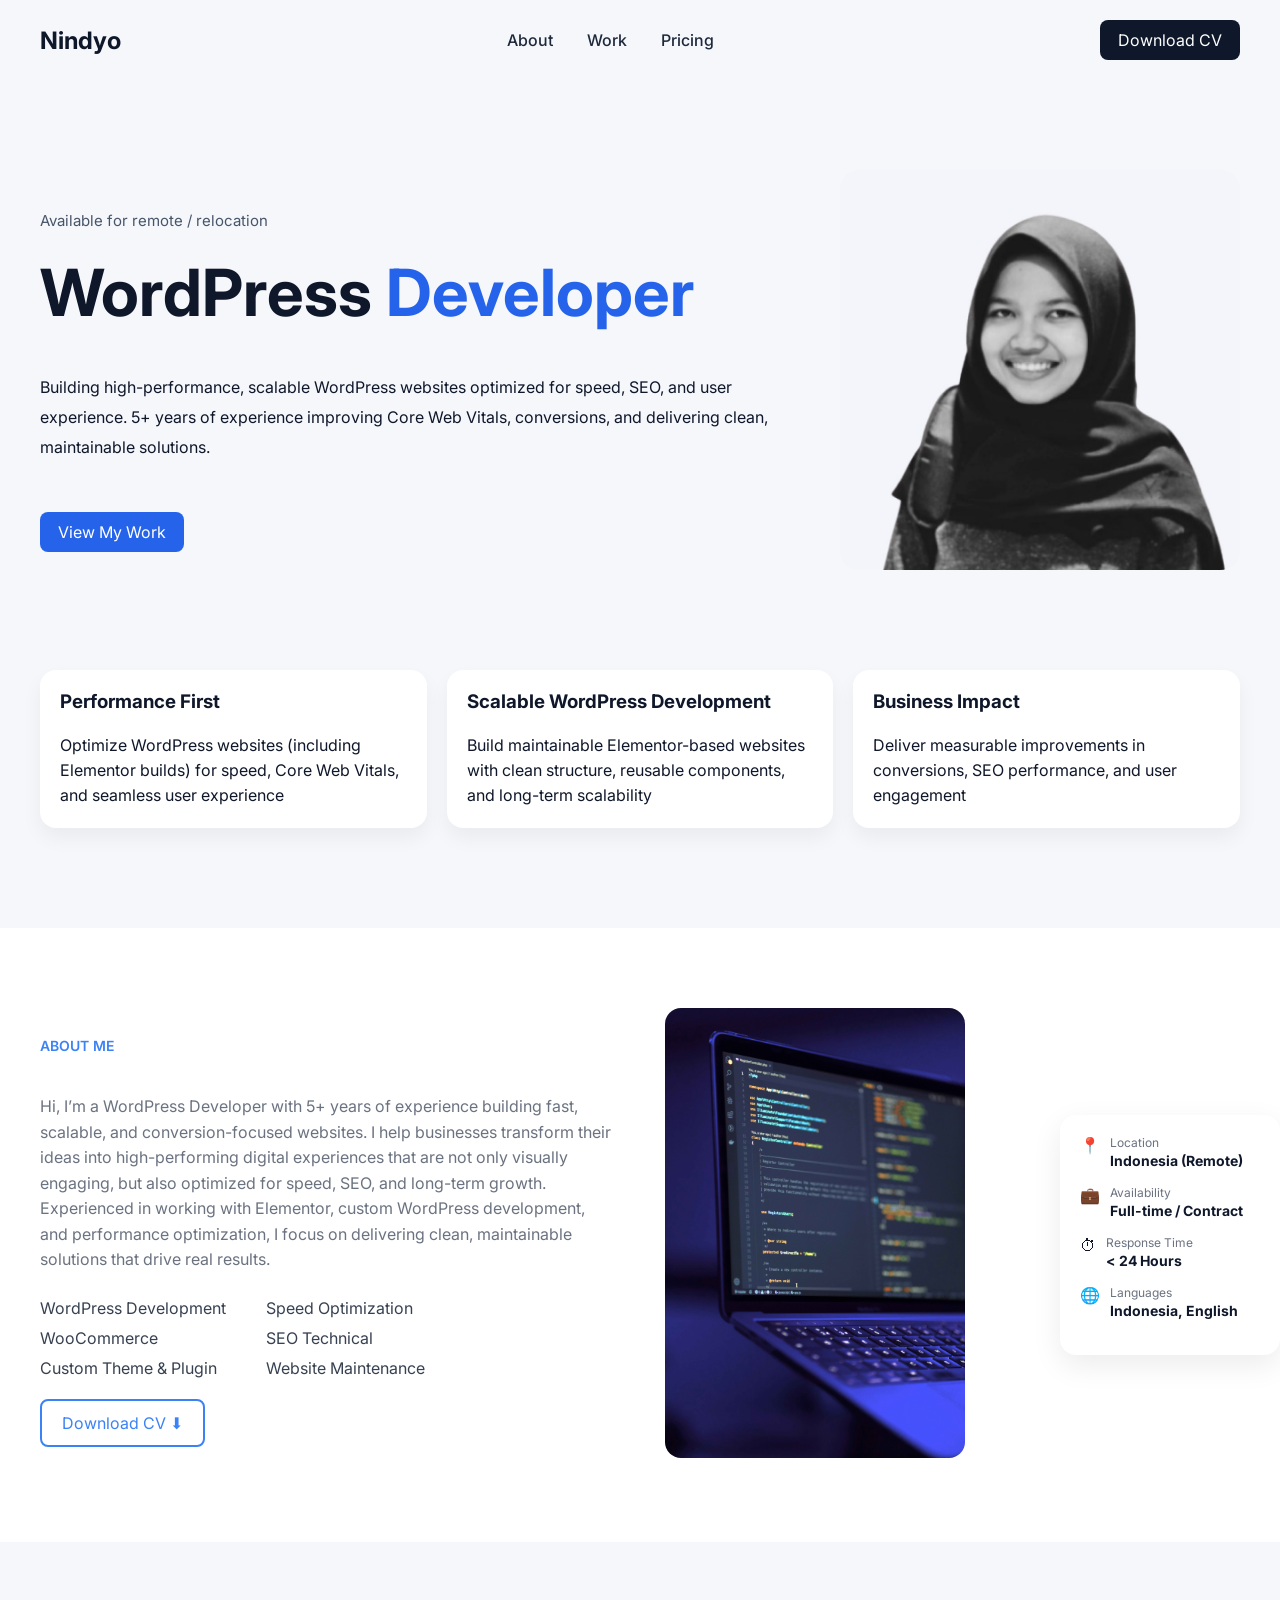
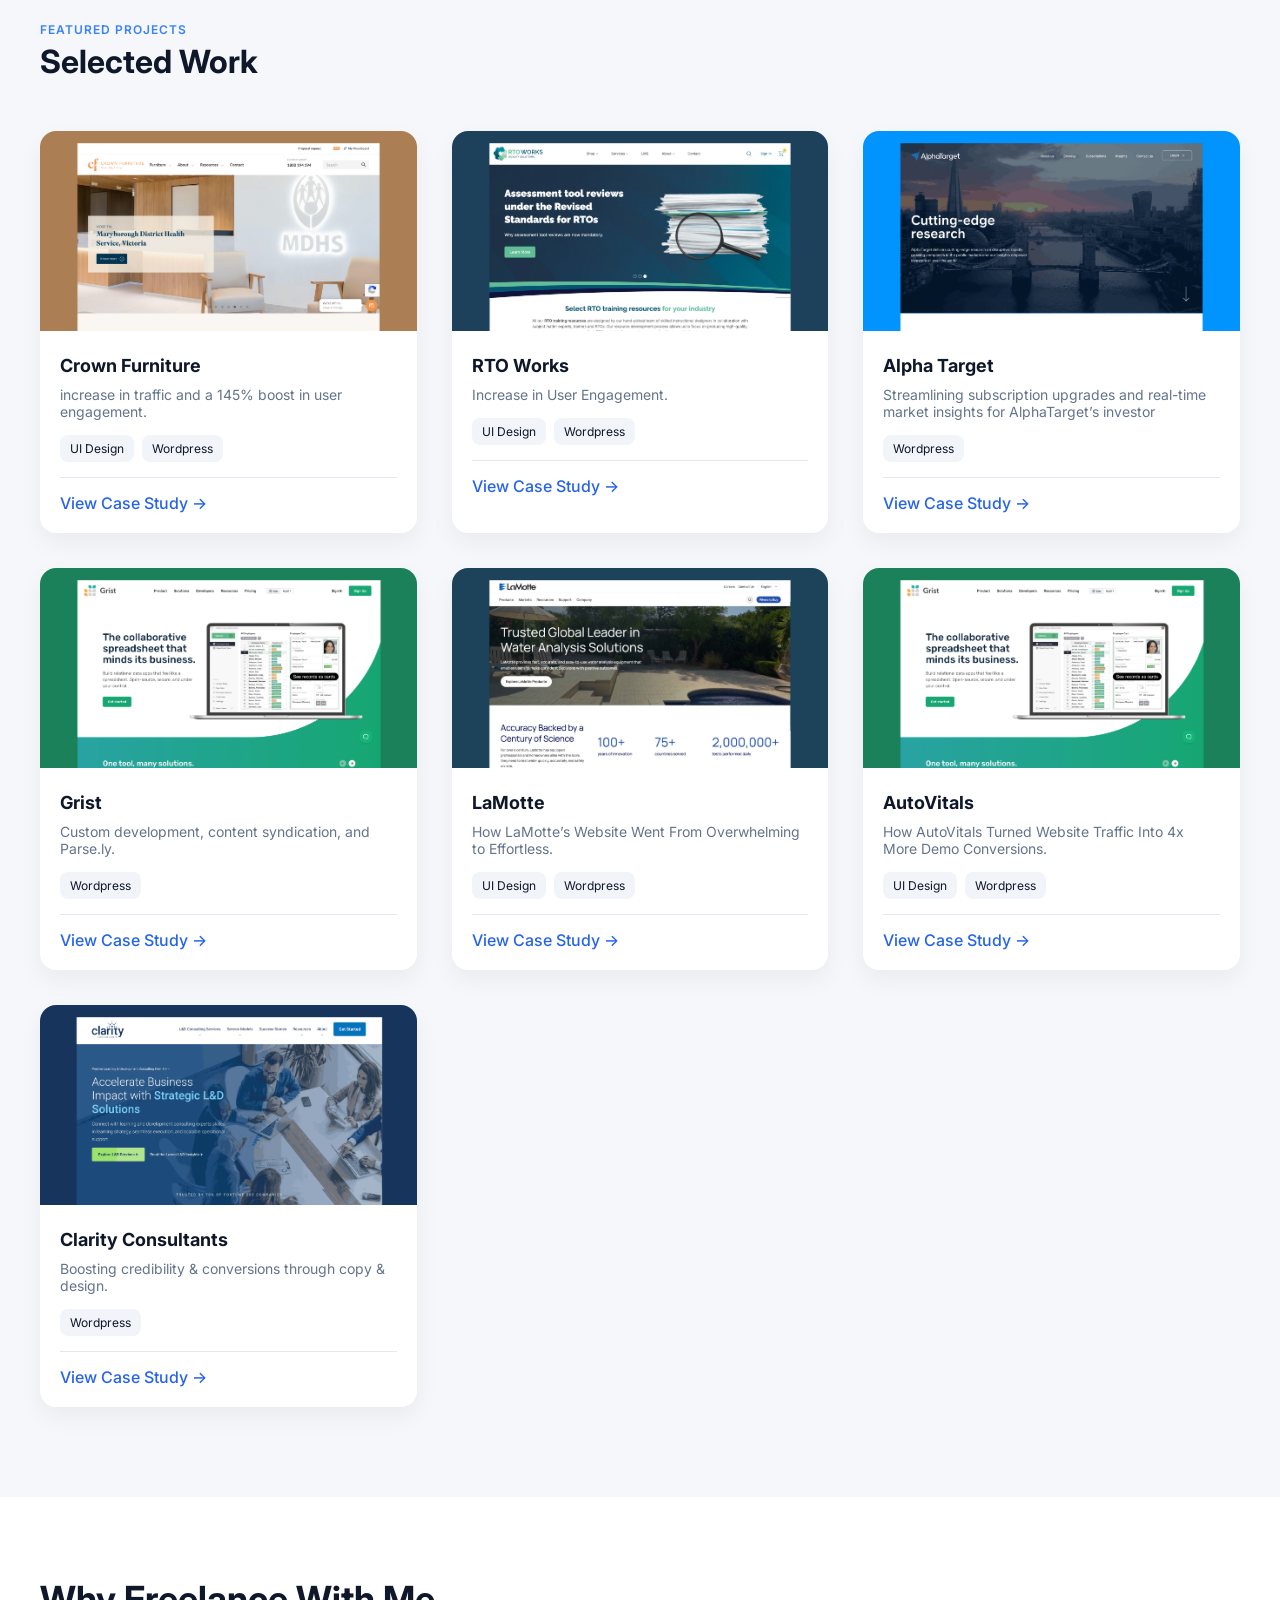
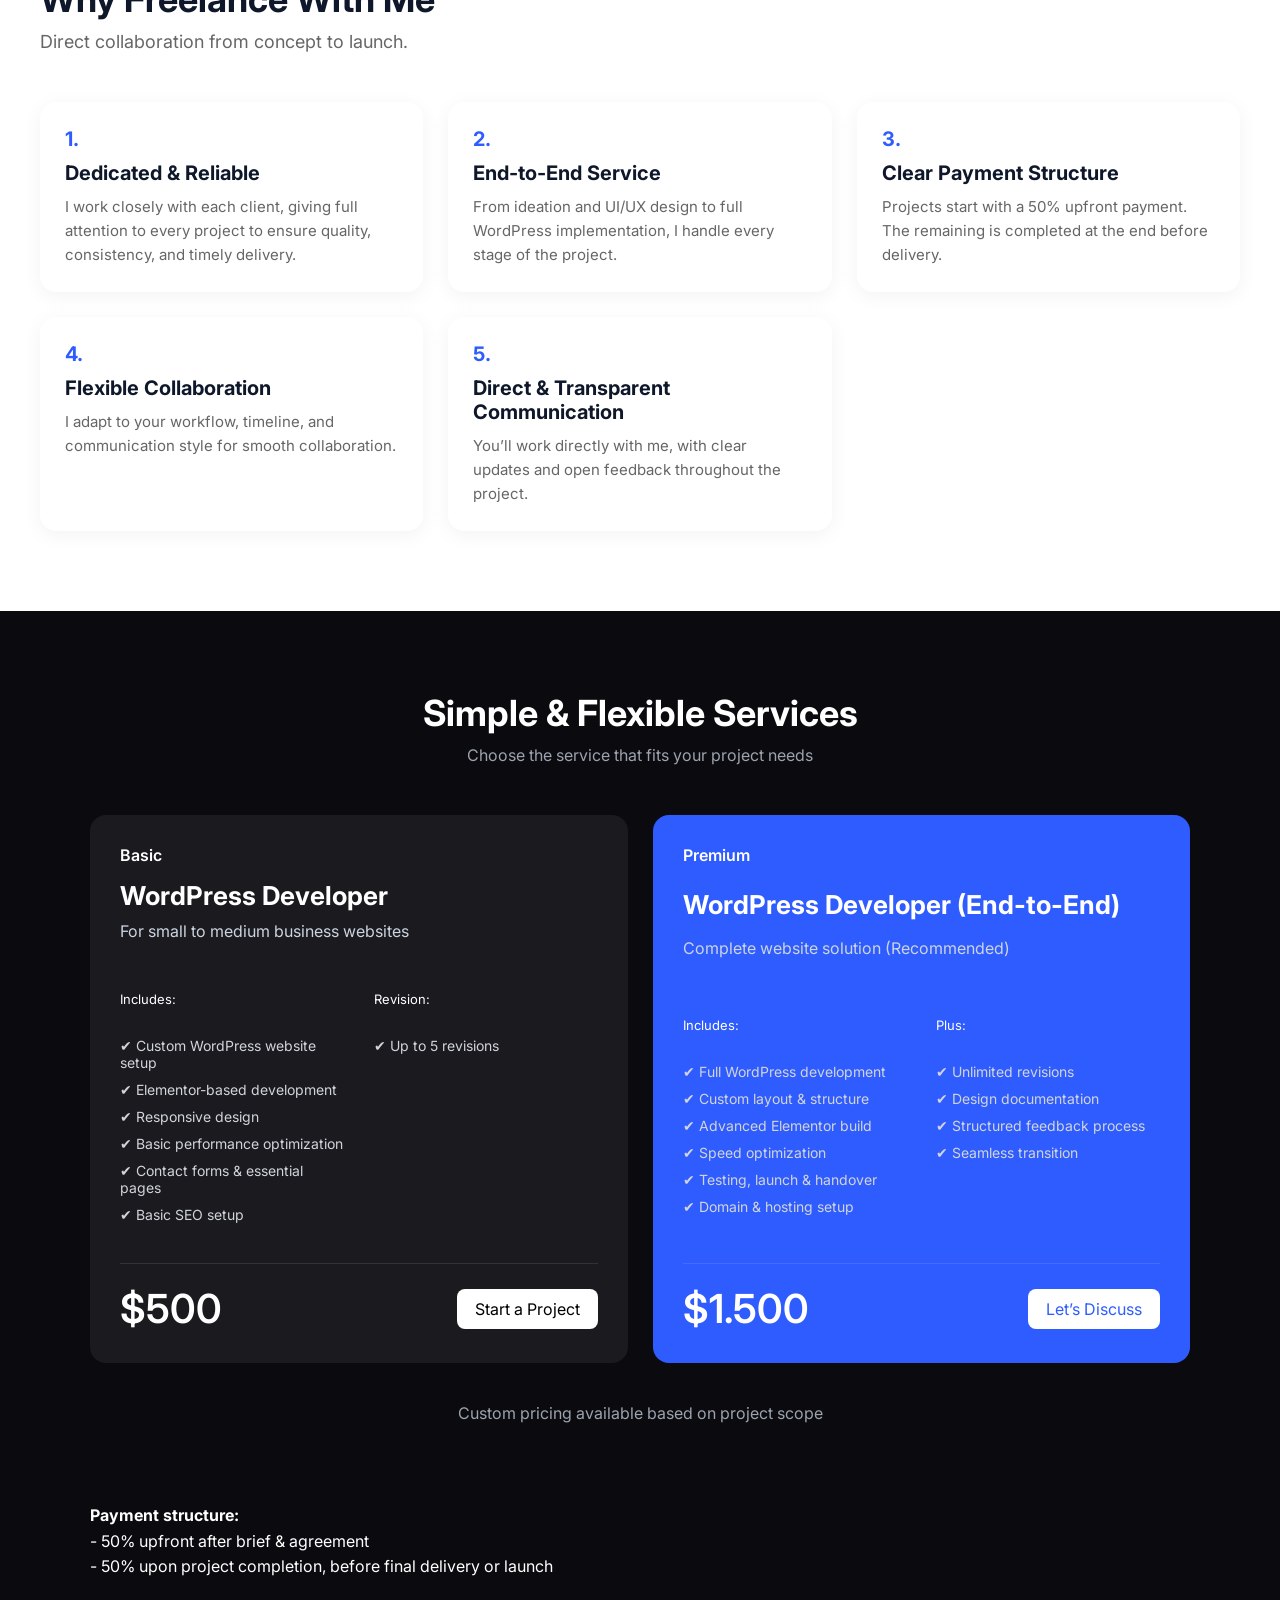
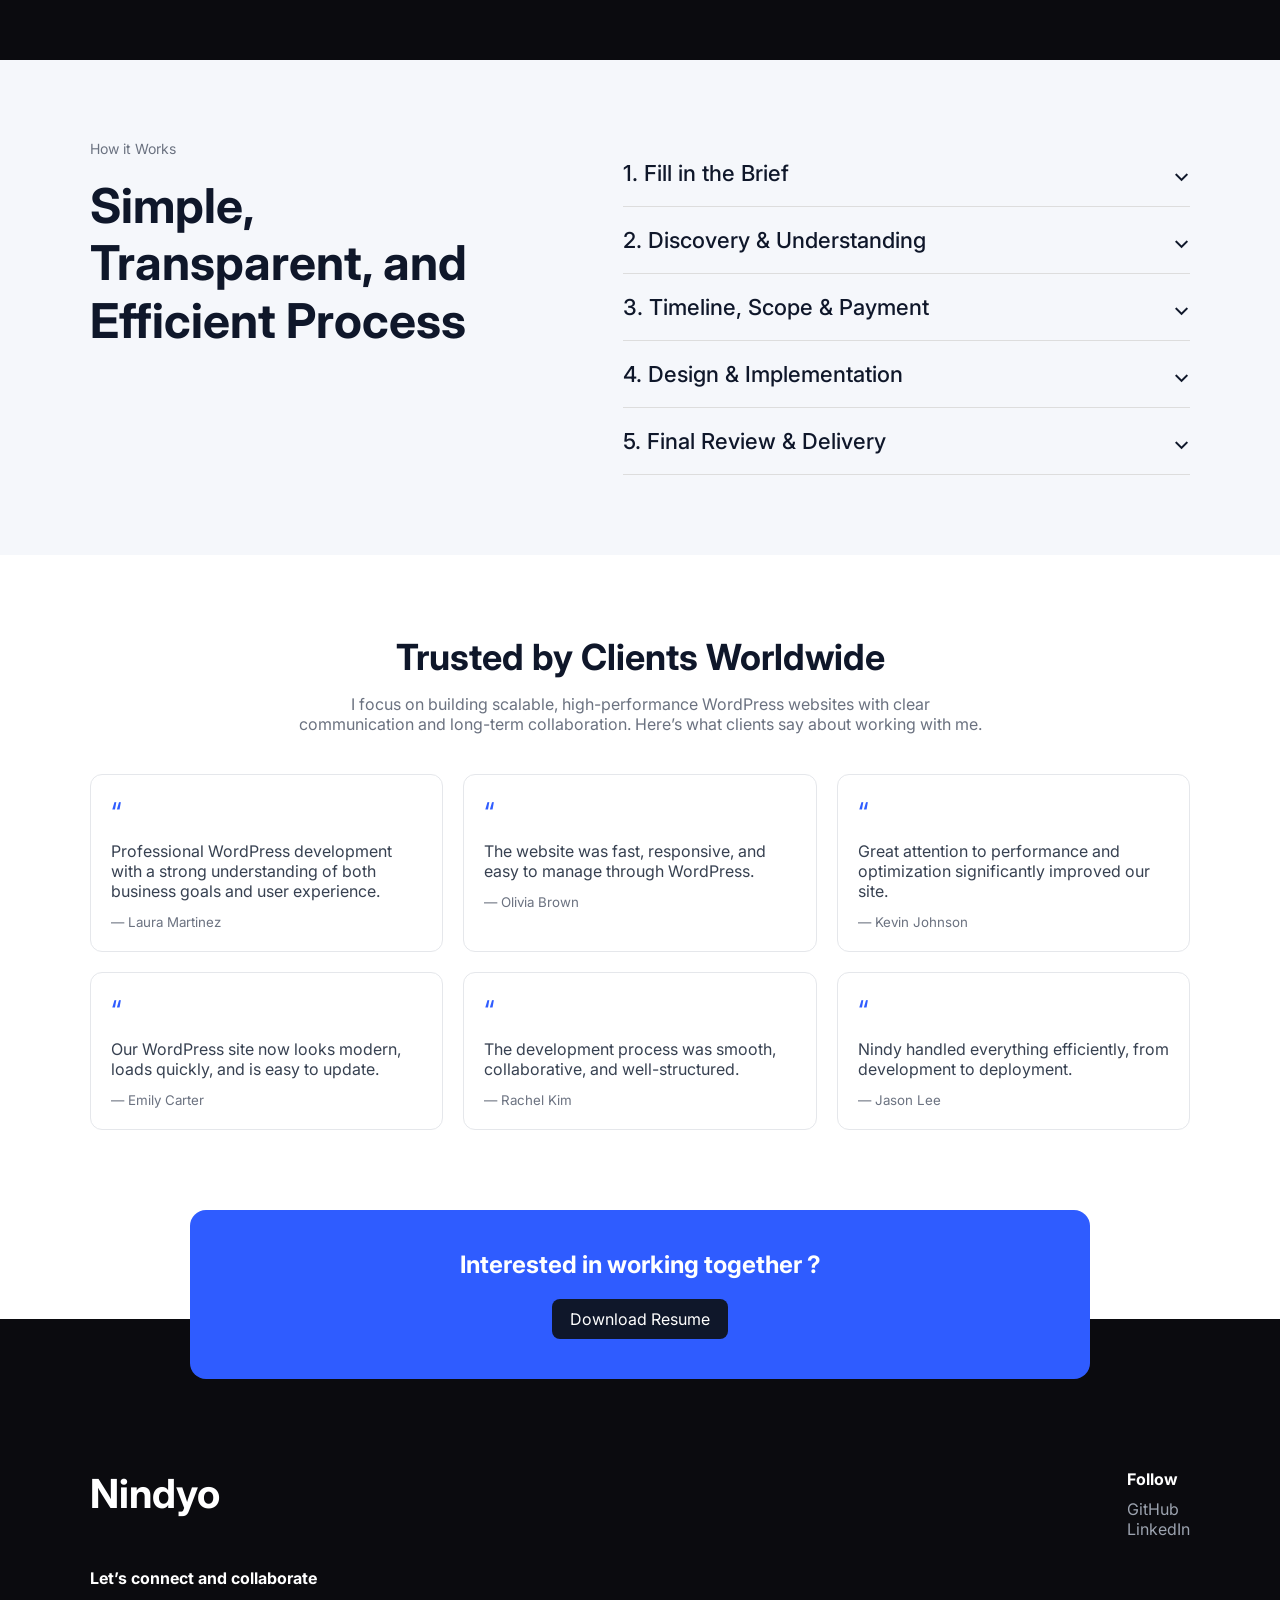
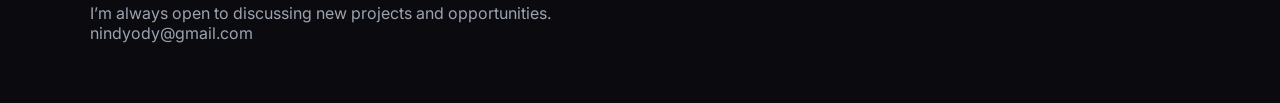
<file: index.html>
<!DOCTYPE html>
<html lang="en">
<head>
    <meta charset="UTF-8">
    <meta name="viewport" content="width=device-width, initial-scale=1.0">
    <title>Portfolio - Ndy</title>
    <link rel="stylesheet" href="style/style .css">

    <link rel="shortcut icon" href="ChatGPT Image Apr 26, 2026, 11_00_46 PM (1).png" type="image/x-icon">

<link href="https://fonts.googleapis.com/css2?family=Inter:wght@300;400;500;600;700&display=swap" rel="stylesheet">
</head>
<body>

  <div class="container">

  <!-- NAVBAR -->
  <div class="navbar">
    <h2>Nindyo</h2>
    <div class="nav-links">
      <a href="#about">About</a>
      <a href="#project">Work</a>
      <a href="#pricing">Pricing</a>
    </div>
    <a href="https://linktr.ee/odyanin" class="btn btn-dark">
  Download CV
</a>


  </div>

  <!-- HERO -->
  <section class="hero">
    <div class="hero-text">
      <p class="herostatus">
        <span class="dotstatus"></span>
        Available for remote / relocation
      </p>
      <h1>WordPress <span>Developer</span></h1>
      <h3>Building high-performance, scalable WordPress websites optimized for speed, SEO, and user experience.
5+ years of experience improving Core Web Vitals, conversions, and delivering clean, maintainable solutions.</h3>

      <div class="hero-buttons">
        <a href="#project" class="btn btn-primary">
  View My Work
</a>

      </div>
    </div>

    <img class="hero-img" src="linkedin1 (2).jpg" alt="profile">
  </section>

  <!-- CARDS -->
  <div class="cards">
    <div class="card">
      <h3>Performance First</h3>
      <p>Optimize WordPress websites (including Elementor builds) for speed, Core Web Vitals, and seamless user experience</p>
    </div>
    <div class="card">
      <h3>Scalable WordPress Development</h3>
      <p>Build maintainable Elementor-based websites with clean structure, reusable components, and long-term scalability</p>
    </div>
    <div class="card">
      <h3>Business Impact</h3>
      <p>Deliver measurable improvements in conversions, SEO performance, and user engagement</p>
    </div>
  </div>


  <!-- aboutme -->
  <section id="about" class="aboutme-section">
    <div class="aboutme-container">
    
    <!-- LEFT -->
    <div class="aboutme-left">
      <p class="aboutme-label">ABOUT ME</p>
      <p class="aboutme-desc">
      
 Hi, I’m a WordPress Developer with 5+ years of experience building fast, scalable, and conversion-focused websites. I help businesses transform their ideas into high-performing digital experiences that are not only visually engaging, but also optimized for speed, SEO, and long-term growth. <br>

Experienced in working with Elementor, custom WordPress development, and performance optimization, I focus on delivering clean, maintainable solutions that drive real results.</p>

      <div class="aboutme-list">
        <ul>
          <li>WordPress Development</li>
          <li>WooCommerce</li>
          <li>Custom Theme & Plugin</li>
        </ul>
        <ul>
          <li>Speed Optimization</li>
          <li>SEO Technical</li>
          <li>Website Maintenance</li>
        </ul>
      </div>

      <a href="https://linktr.ee/odyanin" class="aboutme-btn">Download CV ⬇</a>
    </div>

    <!-- RIGHT -->
    <div class="aboutme-right">
      <div class="aboutme-image">
        <img src="aboutme.jpg"profile" />
      </div>

      <div class="aboutme-card">
        <div class="aboutme-item">
          <span>📍</span>
          <div>
            <p>Location</p>
            <strong>Indonesia (Remote)</strong>
          </div>
        </div>

        <div class="aboutme-item">
          <span>💼</span>
          <div>
            <p>Availability</p>
            <strong>Full-time / Contract</strong>
          </div>
        </div>

        <div class="aboutme-item">
          <span>⏱</span>
          <div>
            <p>Response Time</p>
            <strong>&lt; 24 Hours</strong>
          </div>
        </div>

        <div class="aboutme-item">
          <span>🌐</span>
          <div>
            <p>Languages</p>
            <strong>Indonesia, English</strong>
          </div>
        </div>
      </div>
    </div>

  </div>
</section>




  <!-- PROJECT -->
<section id="project" class="projects">
  <div class="projects-header">
    <div>
      <p class="label">FEATURED PROJECTS</p>
      <h2>Selected Work</h2>
    </div>
  </div>

  <div class="project-grid">

    <!-- CARD 1 -->
    <div class="project-card">
      <img src="image/1 (1).png">
      <div class="content">
        <h3>Crown Furniture</h3>
        <p>increase in traffic and a 145% boost in user engagement.</p>
        <div class="tags">
          <span>UI Design</span>
          <span>Wordpress</span>
        </div>
        <a href="http://127.0.0.1:5502/projects/project-1.html" class="link">View Case Study →</a>
      </div>
    </div>

    <!-- CARD 2 -->
    <div class="project-card">
      <img src="image/2.png">
      <div class="content">
        <h3>RTO Works</h3>
        <p>Increase in User Engagement.</p>
        <div class="tags">
          <span>UI Design</span>
          <span>Wordpress</span>
        </div>
        <a href="http://127.0.0.1:5502/projects/project-2.html" class="link">View Case Study →</a>
      </div>
    </div>

    <!-- CARD 3 -->
    <div class="project-card">
      <img src="image/3.png">
      <div class="content">
        <h3>Alpha Target</h3>
        <p>Streamlining subscription upgrades and real-time market insights for AlphaTarget’s investor</p>
        <div class="tags">
          <span>Wordpress</span>
        </div>
        <a href="http://127.0.0.1:5502/projects/project-3.html" class="link">View Case Study →</a>
      </div>
    </div>

    <!-- ROW 2 -->

    <div class="project-card">
      <img src="image/4.png">
      <div class="content">
        <h3>Grist</h3>
        <p>Custom development, content syndication, and Parse.ly.</p>
        <div class="tags">
          <span>Wordpress</span>
        </div>
        <a href="http://127.0.0.1:5502/projects/project-4.html" class="link">View Case Study →</a>
      </div>
    </div>

    <div class="project-card">
      <img src="image/-3.png">
      <div class="content">
        <h3>LaMotte</h3>
        <p>How LaMotte’s Website Went From Overwhelming to Effortless.</p>
        <div class="tags">
          <span>UI Design</span>
          <span>Wordpress</span>
        </div>
        <a href="http://127.0.0.1:5502/projects/project-5.html" class="link">View Case Study →</a>
      </div>
    </div>

    <div class="project-card">
      <img src="image/6.png">
      <div class="content">
        <h3>AutoVitals</h3>
        <p>How AutoVitals Turned Website Traffic Into 4x More Demo Conversions.</p>
        <div class="tags">
          <span>UI Design</span>
          <span>Wordpress</span>
        </div>
        <a href="http://127.0.0.1:5502/projects/project-6.html" class="link">View Case Study →</a>
      </div>
    </div>





    <!-- ROW 3-->


    <div class="project-card">
      <img src="image/7.png">
      <div class="content">
        <h3>Clarity Consultants</h3>
        <p>Boosting credibility & conversions through copy & design.</p>
        <div class="tags">
          <span>Wordpress</span>
        </div>
        <a href="http://127.0.0.1:5502/projects/project-7.html" class="link">View Case Study →</a>
      </div>
    </div>
</section>



<!-- WHY FREELANCE WITH ME -->

<section id="whyfreelance">
  <div class="whyfreelance-container">
    <div class="whyfreelance-header">
      <h2>Why Freelance With Me</h2>
      <p>Direct collaboration from concept to launch.</p>
    </div>

    <div class="whyfreelance-grid">
      <div class="whyfreelance-card">
        <span class="whyfreelance-number">1.</span>
        <h3>Dedicated & Reliable</h3>
        <p>I work closely with each client, giving full attention to every project to ensure quality, consistency, and timely delivery.</p>
      </div>

      <div class="whyfreelance-card">
        <span class="whyfreelance-number">2.</span>
        <h3>End-to-End Service</h3>
        <p>From ideation and UI/UX design to full WordPress implementation, I handle every stage of the project.</p>
      </div>

      <div class="whyfreelance-card">
        <span class="whyfreelance-number">3.</span>
        <h3>Clear Payment Structure</h3>
        <p>Projects start with a 50% upfront payment. The remaining is completed at the end before delivery.</p>
      </div>

      <div class="whyfreelance-card">
        <span class="whyfreelance-number">4.</span>
        <h3>Flexible Collaboration</h3>
        <p>I adapt to your workflow, timeline, and communication style for smooth collaboration.</p>
      </div>

      <div class="whyfreelance-card">
        <span class="whyfreelance-number">5.</span>
        <h3>Direct & Transparent Communication</h3>
        <p>You’ll work directly with me, with clear updates and open feedback throughout the project.</p>
      </div>
    </div>
  </div>
</section>


<!-- PRICING -->

<section id="pricing">
  <div class="pricing-container">

    <div class="pricing-header">
      <h2>Simple & Flexible Services</h2>
      <p>Choose the service that fits your project needs</p>
    </div>

    <div class="pricing-cards">

      <!-- BASIC -->
      <div class="pricing-card pricing-basic">
        <span class="pricing-label">Basic</span>

        <h3>WordPress Developer</h3>
        <p class="pricing-sub">For small to medium business websites</p>

        <div class="pricing-list">

          <div class="pricing-col">
            <p class="pricing-list-title">Includes:</p>
            <ul>
              <li>✔ Custom WordPress website setup</li>
              <li>✔ Elementor-based development</li>
              <li>✔ Responsive design</li>
              <li>✔ Basic performance optimization</li>
              <li>✔ Contact forms & essential pages</li>
              <li>✔ Basic SEO setup</li>
            </ul>
          </div>

          <div class="pricing-col">
            <p class="pricing-list-title">Revision:</p>
            <ul>
              <li>✔ Up to 5 revisions</li>
            </ul>
          </div>

        </div>

        <div class="pricing-footer">
          <h4>$500</h4>
          <a 
    href="mailto:nindyody@gmail.com?subject=Basic%20WordPress%20Package%20Inquiry&body=Hi%20Nindy,%0A%0AI%20am%20interested%20in%20your%20Basic%20WordPress%20package.%0A%0AHere%20are%20my%20project%20details:%0A-%20Website%20type:%0A-%20Number%20of%20pages:%0A-%20Required%20features:%0A-%20Timeline:%0A%0AThank%20you."
    class="pricing-btn"
  >
    Start a Project
  </a>
        </div>
      </div>


      <!-- PREMIUM -->
      <div class="pricing-card pricing-premium">
        <span class="pricing-label">Premium</span>

        <h3>WordPress Developer (End-to-End)</h3>
        <p class="pricing-sub">Complete website solution (Recommended)</p>

        <div class="pricing-list">

          <div class="pricing-col">
            <p class="pricing-list-title">Includes:</p>
            <ul>
              <li>✔ Full WordPress development</li>
              <li>✔ Custom layout & structure</li>
              <li>✔ Advanced Elementor build</li>
              <li>✔ Speed optimization</li>
              <li>✔ Testing, launch & handover</li>
              <li>✔ Domain & hosting setup</li>
            </ul>
          </div>

          <div class="pricing-col">
            <p class="pricing-list-title">Plus:</p>
            <ul>
              <li>✔ Unlimited revisions</li>
              <li>✔ Design documentation</li>
              <li>✔ Structured feedback process</li>
              <li>✔ Seamless transition</li>
            </ul>
          </div>

        </div>

        <div class="pricing-footer">
          <h4>$1.500</h4>
          <a 
      href="mailto:nindyody@gmail.com?subject=Premium%20WordPress%20Project%20Discussion&body=Hi%20Nindy,%0A%0AI%20would%20like%20to%20discuss%20a%20Premium%20WordPress%20project%20with%20you.%0A%0AProject%20overview:%0A-%20Business%20type:%0A-%20Project%20goals:%0A-%20Key%20features:%0A-%20Estimated%20timeline:%0A%0AAdditional%20notes:%0A%0ALooking%20forward%20to%20your%20response."
      class="pricing-btn pricing-btn-white"
    >
      Let’s Discuss
    </a>
        </div>
      </div>

    </div>

    <p class="pricing-note">
      Custom pricing available based on project scope
    </p>

    <div class="pricing-payment">
      <p><strong>Payment structure:</strong></p>
      <p>- 50% upfront after brief & agreement</p>
      <p>- 50% upon project completion, before final delivery or launch</p>
    </div>

  </div>
</section>

<!-- END PRICING -->













<!-- HOW IT WORKS -->


<section id="howitwork">
  <div class="howitwork-container">

    <!-- LEFT -->
    <div class="howitwork-left">
      <p class="howitwork-label">How it Works</p>
      <h2>
        Simple,<br>
        Transparent, and<br>
        Efficient Process
      </h2>
    </div>

    <!-- RIGHT -->
    <div class="howitwork-right">

      <div class="howitwork-item">
        <div class="howitwork-header">
          <span>1. Fill in the Brief</span>
          <span class="howitwork-icon">⌄</span>
        </div>
        <div class="howitwork-content">
          <p>Share your project details, goals, and requirements so I can understand your needs clearly.</p>
        </div>
      </div>

      <div class="howitwork-item">
        <div class="howitwork-header">
          <span>2. Discovery & Understanding</span>
          <span class="howitwork-icon">⌄</span>
        </div>
        <div class="howitwork-content">
          <p>I analyze your needs, research your industry, and define the best approach.</p>
        </div>
      </div>

      <div class="howitwork-item">
        <div class="howitwork-header">
          <span>3. Timeline, Scope & Payment</span>
          <span class="howitwork-icon">⌄</span>
        </div>
        <div class="howitwork-content">
          <p>We agree on timeline, deliverables, and payment structure before starting.</p>
        </div>
      </div>

      <div class="howitwork-item">
        <div class="howitwork-header">
          <span>4. Design & Implementation</span>
          <span class="howitwork-icon">⌄</span>
        </div>
        <div class="howitwork-content">
          <p>I design and develop your project with continuous updates and feedback.</p>
        </div>
      </div>

      <div class="howitwork-item">
        <div class="howitwork-header">
          <span>5. Final Review & Delivery</span>
          <span class="howitwork-icon">⌄</span>
        </div>
        <div class="howitwork-content">
          <p>Final revisions, testing, and delivery of your completed project.</p>
        </div>
      </div>

    </div>
  </div>
</section>





<!-- END HOW IT WORKS -->




<section id="footerandfriend">

  <!-- TESTIMONIAL -->
  <div class="footerandfriend-testimonial">

    <h2>Trusted by Clients Worldwide</h2>
    <p class="footerandfriend-sub">
      I focus on building scalable, high-performance WordPress websites with clear <br>communication and long-term collaboration. Here’s what clients say about working with me.
    </p>

    <div class="footerandfriend-grid">

      <div class="footerandfriend-card">
        <span class="quote">“</span>
        <p>Professional WordPress development with a strong understanding of both business goals and user experience.</p>
        <small>— Laura Martinez</small>
      </div>

      <div class="footerandfriend-card">
        <span class="quote">“</span>
        <p>The website was fast, responsive, and easy to manage through WordPress.</p>
        <small>— Olivia Brown</small>
      </div>

      <div class="footerandfriend-card">
        <span class="quote">“</span>
        <p>Great attention to performance and optimization significantly improved our site.</p>
        <small>— Kevin Johnson</small>
      </div>

      <div class="footerandfriend-card">
        <span class="quote">“</span>
        <p>Our WordPress site now looks modern, loads quickly, and is easy to update.</p>
        <small>— Emily Carter</small>
      </div>

      <div class="footerandfriend-card">
        <span class="quote">“</span>
        <p>The development process was smooth, collaborative, and well-structured.</p>
        <small>— Rachel Kim</small>
      </div>

      <div class="footerandfriend-card">
        <span class="quote">“</span>
        <p>Nindy handled everything efficiently, from development to deployment.</p>
        <small>— Jason Lee</small>
      </div>

    </div>
  </div>

  <!-- CTA -->
  <div class="footerandfriend-cta">
    <h2>Interested in working together ?</h2>
    <div class="footerandfriend-cta-btns">
      <a href="https://linktr.ee/odyanin" class="btn btn-dark">
  Download Resume
</a>
    </div>
  </div>

  <!-- FOOTER -->
  <div class="footerandfriend-footer">
    <div class="footerandfriend-container">

      <div class="footerandfriend-left">
        <h3>Nindyo</h3>
        <h4>Let’s connect and collaborate</h4>
        <p>I’m always open to discussing new projects and opportunities.</p>
        <p class="email">nindyody@gmail.com</p>
      </div>

      <div class="footerandfriend-col">
        <h4>Follow</h4>

        <p>
          <a href="https://github.com/nindyoo" target="_blank" rel="noopener noreferrer">GitHub</a>
        </p>

        <p>
          <a href="https://www.linkedin.com/in/nindyoo/" target="_blank" rel="noopener noreferrer">LinkedIn</a>
        </p>

      </div>

    </div>
  </div>

</section>

<script src="script/script.js"></script>
</body>
</html>
</file>
<file: style/style .css>
* {
  margin: 0;
  padding: 0;
  box-sizing: border-box;
  font-family: 'Inter', sans-serif;
}

body {
  background: #f5f7fb;
  color: #0f172a;
  margin: 0;
}

.container {
  width: 100%;
  max-width: 1200px;
  margin: auto;
}

/* NAVBAR */
.navbar {
  display: flex;
  justify-content: space-between;
  align-items: center;
  padding: 20px 0;
}

.nav-links a {
  margin: 0 15px;
  text-decoration: none;
  color: #1e293b;
  font-weight: 500;
}

.btn {
  padding: 10px 18px;
  border-radius: 8px;
  border: none;
  cursor: pointer;
}

.btn-dark {
  background: #0f172a;
  color: #fff;
  text-decoration: none;
}

/* HERO */
.hero {
  display: flex;
  align-items: center;
  justify-content: space-between;
  margin-top: 90px;
  gap: 40px;
}

.hero-text h4 {
    background: #eeeef6;
    padding: 15px;
    font-size: 14px;
    margin-bottom: 40px;
    border-radius: 30px;
    display:inline-block;
    font-weight: 500;
}

.hero-text h1 {
  font-size: 65px;
  margin-bottom: 40px;
  font-weight: 700;
}

.hero-text h1 span {
  color: #2563eb;
}

.hero-text h3 {
    line-height: 30px;
    font-size:16px;
    font-weight: 400;
}

.hero-text p {
  margin: 20px 0;
  color: #475569;
  line-height: 1.6;
  font-size: 15px;
}

.hero-buttons {
  display: flex;
  gap: 15px;
  margin-top: 50px;
}

.btn-primary {
  background: #2563eb;
  color: white;
  text-decoration: none;
}

.btn-outline {
  border: 1px solid #cbd5e1;
  background: white;
}

/* IMAGE */
.hero-img {
  width: 400px;
  border-radius: 20px;
}

/* CARDS */
.cards {
  display: flex;
  gap: 20px;
  margin: 100px 0;
}

.card {
  background: white;
  padding: 20px;
  border-radius: 16px;
  flex: 1;
  box-shadow: 0 10px 20px rgba(0,0,0,0.05);
}

.card h3 {
  margin-bottom: 20px;
}

.card p {
    line-height: 25px;
}




/* ABOUTME */

.aboutme-section {
  padding: 80px 20px;
  background: #ffffff;
  font-family: sans-serif;
  width: 100%;
  width: 100vw;              /* paksa selebar viewport */
  margin-left: calc(-50vw + 50%); /* tarik ke kiri */
  margin-right: calc(-50vw + 50%); /* tarik ke kanan */
}

.aboutme-container {
  max-width: 1200px;
  margin: auto;
  display: flex;
  gap: 50px;
  align-items: center;
  justify-content: space-between;

}

/* LEFT */
.aboutme-left {
  flex: 1;
}

.aboutme-label {
  color: #3b82f6;
  font-weight: 600;
  margin-bottom: 40px;
  font-size: 14px;
}

.aboutme-title {
  font-size: 36px;
  font-weight: 700;
  margin-bottom: 20px;
  line-height: 1.3;
}

.aboutme-title span {
  color: #3b82f6;
}

.aboutme-desc {
  color: #6b7280;
  margin-bottom: 25px;
  line-height: 1.6;
}

.aboutme-list {
  display: flex;
  gap: 40px;
  margin-bottom: 25px;
}

.aboutme-list ul {
  padding: 0;
  list-style: none;
}

.aboutme-list li {
  margin-bottom: 10px;
  color: #374151;
}

.aboutme-btn {
  padding: 12px 20px;
  border: 2px solid #3b82f6;
  background: transparent;
  color: #3b82f6;
  border-radius: 8px;
  cursor: pointer;
  transition: 0.3s;
  text-decoration: none;
}

.aboutme-btn:hover {
  background: #3b82f6;
  color: #fff;
}

/* RIGHT */
.aboutme-right {
  flex: 1;
  position: relative;
  display: flex;
  align-items: center;
}

.aboutme-image img {
  width: 300px;
  border-radius: 16px;
}

/* CARD */
.aboutme-card {
  position: absolute;
  right: -40px;
  top: 50%;
  transform: translateY(-50%);
  background: #fff;
  padding: 20px;
  border-radius: 16px;
  box-shadow: 0 10px 30px rgba(0,0,0,0.08);
  width: 220px;
}

.aboutme-item {
  display: flex;
  gap: 10px;
  margin-bottom: 15px;
}

.aboutme-item p {
  margin: 0;
  font-size: 12px;
  color: #6b7280;
}

.aboutme-item strong {
  font-size: 14px;
}






/* PROJECTS */
.projects {
  margin-top: 80px;
}

.projects-header {
  display: flex;
  justify-content: space-between;
  align-items: center;
}

.label {
  color: #3b82f6;
  font-size: 12px;
  letter-spacing: 1px;
  font-weight: 600;
}

.projects-header h2 {
  font-size: 32px;
  margin-top: 5px;
}

.view-all {
  color: #334155;
  text-decoration: none;
  font-weight: 500;
}

/* GRID */
.project-grid {
  display: grid;
  grid-template-columns: repeat(3, 1fr);
  gap: 35px;
  margin-top: 50px;
}

/* CARD */
.project-card {
  background: white;
  border-radius: 16px;
  overflow: hidden;
  box-shadow: 0 10px 25px rgba(0,0,0,0.05);
  transition: 0.3s;
}

.project-card .link {
  display: block;
  padding-top: 15px;
  border-top: 1px solid #e2e8f0; /* garis tipis */
  color: #2563eb;
  text-decoration: none;
  font-weight: 500;
}

.project-card:hover {
  transform: translateY(-5px);
}

.project-card img {
  width: 100%;
  height: 200px;
  object-fit: cover;
}

.project-card .content {
  padding: 20px;
}

.project-card h3 {
  font-size: 18px;
  margin-bottom: 10px;
}

.project-card p {
  color: #64748b;
  font-size: 14px;
  margin-bottom: 15px;
}

/* TAGS */
.tags {
  display: flex;
  flex-wrap: wrap;
  gap: 8px;
  margin-bottom: 15px;
}

.tags span {
  background: #f1f5f9;
  padding: 6px 10px;
  border-radius: 8px;
  font-size: 12px;
}

/* LINK */
.link {
  color: #2563eb;
  text-decoration: none;
  font-weight: 500;
}

/* RESPONSIVE */
@media(max-width: 900px) {
  .project-grid {
    grid-template-columns: 1fr;
  }
}







/* WHY FREELANCE WITH ME */

#whyfreelance {
  padding: 80px 0px;
  margin-top: 90px;
  background: #ffffff;
  font-family: Arial, sans-serif;
  width: 100vw;              /* paksa selebar viewport */
  margin-left: calc(-50vw + 50%); /* tarik ke kiri */
  margin-right: calc(-50vw + 50%); /* tarik ke kanan */
}

.whyfreelance-container {
  max-width: 1200px;
  margin: 0 auto;
}

.whyfreelance-header {
  margin-bottom: 50px;
}

.whyfreelance-header h2 {
  font-size: 36px;
  margin-bottom: 10px;
  font-weight: 700;
}

.whyfreelance-header p {
  color: #666;
  font-size: 18px;
}

.whyfreelance-grid {
  display: grid;
  grid-template-columns: repeat(3, 1fr);
  gap: 25px;
}

.whyfreelance-card {
  background: #fff;
  padding: 25px;
  border-radius: 16px;
  box-shadow: 0 4px 20px rgba(0,0,0,0.05);
  position: relative;
  opacity: 1;
  transform: none;
  transition: all 0.5s ease;
}

.whyfreelance-card.show {
  opacity: 1;
  transform: translateY(0);
}

.whyfreelance-number {
  color: #2f5cff;
  font-weight: bold;
  font-size: 20px;
  display: block;
  margin-bottom: 10px;
}

.whyfreelance-card h3 {
  font-size: 20px;
  margin-bottom: 10px;
}

.whyfreelance-card p {
  color: #666;
  line-height: 1.6;
  font-size: 15px;
}


/* Responsive */
@media (max-width: 900px) {
  .whyfreelance-grid {
    grid-template-columns: repeat(2, 1fr);
  }
}

@media (max-width: 600px) {
  .whyfreelance-grid {
    grid-template-columns: 1fr;
  }
}








/* PRICING */

#pricing {
  background: #0b0b0f;

  /* FULL WIDTH BREAKOUT */
  width: 100vw;
  margin-left: calc(-50vw + 50%);
  margin-right: calc(-50vw + 50%);

  /* spacing atas bawah */
  padding: 80px 20px;
}

.pricing-container {
  max-width: 1100px;
  margin: auto;
}

/* HEADER */
.pricing-header {
  text-align: center;
  margin-bottom: 50px;
}

.pricing-header h2 {
  font-size: 36px;
  margin-bottom: 10px;
  color: #fff;
}

.pricing-header p {
  color: #9ca3af;
}

/* GRID */
.pricing-cards {
  display: grid;
  grid-template-columns: 1fr 1fr;
  gap: 25px;
}

/* CARD */
.pricing-card {
  border-radius: 16px;
  padding: 30px;
  background: #1a1a1f;
  display: flex;
  flex-direction: column;
  justify-content: space-between;
}

/* PREMIUM STYLE */
.pricing-premium {
  background: #2f5cff;
}

/* LABEL */
.pricing-label {
  font-weight: 600;
  margin-bottom: 15px;
  display: inline-block;
  color: #fff;
}

/* TEXT */
.pricing-card h3 {
  font-size: 26px;
  margin-bottom: 10px;
  color: #fff;
}

.pricing-sub {
  color: #cbd5e1;
  margin-bottom: 20px;
}

/* LIST */
.pricing-list {
  display: flex;
  gap: 30px;
  margin-bottom: 30px;
  margin-top: 30px;
}

.pricing-col {
  flex: 1;
}

.pricing-list-title {
  font-size: 13px;
  color: #ffffff;
  margin-bottom: 30px;
}

.pricing-list li {
  margin-bottom: 10px;
  font-size: 14px;
  color: #d1d5db;
  list-style: none;
}

/* FOOTER */
.pricing-footer {
  display: flex;
  justify-content: space-between;
  align-items: center;
  border-top: 1px solid rgba(255,255,255,0.1);
  padding-top: 20px;
}

.pricing-footer h4 {
  font-size: 40px;
  font-weight: 600;
  color: #fff;
}

/* BUTTON */
.pricing-btn {
  padding: 10px 18px;
  border-radius: 8px;
  border: none;
  background: white;
  color: black;
  cursor: pointer;
  text-decoration: none;
}

.pricing-btn-white {
  background: white;
  color: #2f5cff;
}

/* NOTE */
.pricing-note {
  text-align: center;
  margin-top: 40px;
  color: #9ca3af;
}

/* PAYMENT */
.pricing-payment {
  margin-top: 80px;
  color: #ffffff;
  line-height: 1.6;
}

/* RESPONSIVE */
@media (max-width: 768px) {
  .pricing-cards {
    grid-template-columns: 1fr;
  }

  .pricing-list {
    flex-direction: column;
  }
}



/* END PRICING */







/* HOW IT WORKS */


#howitwork {
  padding: 80px 20px;
  background: #f5f7fb;
}

.howitwork-container {
  max-width: 1100px;
  margin: auto;
  display: flex;
  gap: 60px;
}

/* LEFT */
.howitwork-left {
  flex: 1;
}

.howitwork-label {
  font-size: 14px;
  margin-bottom: 20px;
  color: #6b7280;
}

.howitwork-left h2 {
  font-size: 48px;
  font-weight: 700;
  line-height: 1.2;
}

/* RIGHT */
.howitwork-right {
  flex: 1.2;
}

/* ITEM */
.howitwork-item {
  border-bottom: 1px solid #ddd;
  padding: 20px 0;
}

/* HEADER */
.howitwork-header {
  display: flex;
  justify-content: space-between;
  align-items: center;
  cursor: pointer;
  font-size: 22px;
  font-weight: 500;
}

/* ICON */
.howitwork-icon {
  transition: transform 0.3s ease;
}

/* CONTENT */
.howitwork-content {
  max-height: 0;
  overflow: hidden;
  transition: all 0.4s ease;
}

.howitwork-content p {
  margin-top: 15px;
  color: #555;
  line-height: 1.6;
  font-size: 15px;
}

/* ACTIVE */
.howitwork-item.active .howitwork-content {
  max-height: 200px;
}

.howitwork-item.active .howitwork-icon {
  transform: rotate(180deg);
}

/* RESPONSIVE */
@media (max-width: 900px) {
  .howitwork-container {
    flex-direction: column;
  }

  .howitwork-left h2 {
    font-size: 36px;
  }
}



/* END HOW IT WORKS */



/* TECH STACK */
#footerandfriend {
  background: #ffffff;
  padding-top: 80px;
  position: relative;
  width: 100vw;
  margin-left: calc(-50vw + 50%);
  margin-right: calc(-50vw + 50%);
}

/* TESTIMONIAL */
.footerandfriend-testimonial {
  text-align: center;
  max-width: 1100px;
  margin: auto;
}

.footerandfriend-testimonial h2 {
  font-size: 36px;
}

.footerandfriend-sub {
  color: #6b7280;
  margin: 15px 0 40px;
}

.footerandfriend-grid {
  display: grid;
  grid-template-columns: repeat(3, 1fr);
  gap: 20px;
}

.footerandfriend-card {
  background: white;
  padding: 20px;
  border-radius: 12px;
  text-align: left;
  border: 1px solid #e5e7eb;
}

.quote {
  font-size: 30px;
  color: #2f5cff;
}

.footerandfriend-card p {
  margin: 10px 0;
  color: #374151;
}

.footerandfriend-card small {
  color: #6b7280;
}

/* CTA */
.footerandfriend-cta {
  background: #2f5cff;
  color: white;
  padding: 40px;
  border-radius: 16px;
  text-align: center;
  max-width: 900px;
  margin: 80px auto -60px;
  position: relative;
  z-index: 2;
}

.footerandfriend-cta h2 {
  margin-bottom: 20px;
}

.footerandfriend-cta-btns {
  display: flex;
  justify-content: center;
  gap: 15px;
}

.footerandfriend-cta button {
  padding: 10px 18px;
  border-radius: 8px;
  border: none;
  cursor: pointer;
}

.footerandfriend-cta .primary {
  background: white;
}

.footerandfriend-cta .outline {
  background: transparent;
  border: 1px solid white;
  color: white;
}

/* FOOTER */
.footerandfriend-footer {
  background: #0b0b0f;
  color: white;
  padding: 100px 20px 60px;
}

.footerandfriend-container {
  max-width: 1100px;
  margin: auto;
  margin-top: 50px;
  display: flex;
  justify-content: space-between;
  gap: 40px;
}

.footerandfriend-left h3 {
  margin-bottom: 50px;
  font-size: 40px;
}

.footerandfriend-left h4 {
  margin-bottom: 15px;
}

.footerandfriend-left p {
  color: #9ca3af;
}

.footerandfriend-email {
  margin-top: 10px;
}

.footerandfriend-col h4 {
  margin-bottom: 10px;
}

.footerandfriend-col p a {
  color: #9ca3af;
  text-decoration: none;
}

/* RESPONSIVE */
@media(max-width: 900px) {
  .footerandfriend-grid {
    grid-template-columns: 1fr;
  }

  .footerandfriend-container {
    flex-direction: column;
  }
}




















/* responsive */

/* =========================
   GLOBAL MOBILE FIX
========================= */
@media (max-width: 768px) {

  .container {
    padding: 0 20px;
  }

  /* NAVBAR */
  .navbar {
    flex-direction: column;
    gap: 15px;
    text-align: center;
  }

  .nav-links {
    display: flex;
    gap: 15px;
    flex-wrap: wrap;
    justify-content: center;
  }

  /* HERO */
  .hero {
    flex-direction: column;
    text-align: center;
    margin-top: 40px;
  }

  .hero-text h1 {
    font-size: 36px;
    margin-bottom: 20px;
  }

  .hero-text h3 {
    font-size: 14px;
    line-height: 24px;
  }

  .hero-buttons {
    justify-content: center;
  }

  .hero-img {
    width: 100%;
    max-width: 280px;
    margin-top: 30px;
  }

  /* CARDS */
  .cards {
    flex-direction: column;
    margin: 60px 0;
  }

  /* ABOUT */
  .aboutme-container {
    flex-direction: column;
    text-align: center;
  }

  .aboutme-list {
    flex-direction: column;
    gap: 10px;
  }

  .aboutme-right {
    justify-content: center;
  }

  .aboutme-image img {
    width: 220px;
  }

  .aboutme-card {
    position: static;
    transform: none;
    margin-top: 20px;
    width: 100%;
  }

  /* PROJECT */
  .projects-header {
    flex-direction: column;
    align-items: flex-start;
    gap: 10px;
  }

  /* PRICING */
  .pricing-footer {
    flex-direction: column;
    gap: 15px;
    align-items: flex-start;
  }

  .pricing-footer h4 {
    font-size: 32px;
  }

  /* HOW IT WORKS */
  .howitwork-header {
    font-size: 18px;
  }

  /* CTA */
  .footerandfriend-cta {
    padding: 30px 20px;
  }

  /* FOOTER */
  .footerandfriend-left h3 {
    font-size: 28px;
  }

}














/* responsive */

@media (max-width: 480px) {

  .hero-text h1 {
    font-size: 30px;
  }

  .hero-text h3 {
    font-size: 13px;
  }

  .pricing-card {
    padding: 20px;
  }

  .pricing-footer h4 {
    font-size: 28px;
  }

}
</file>
